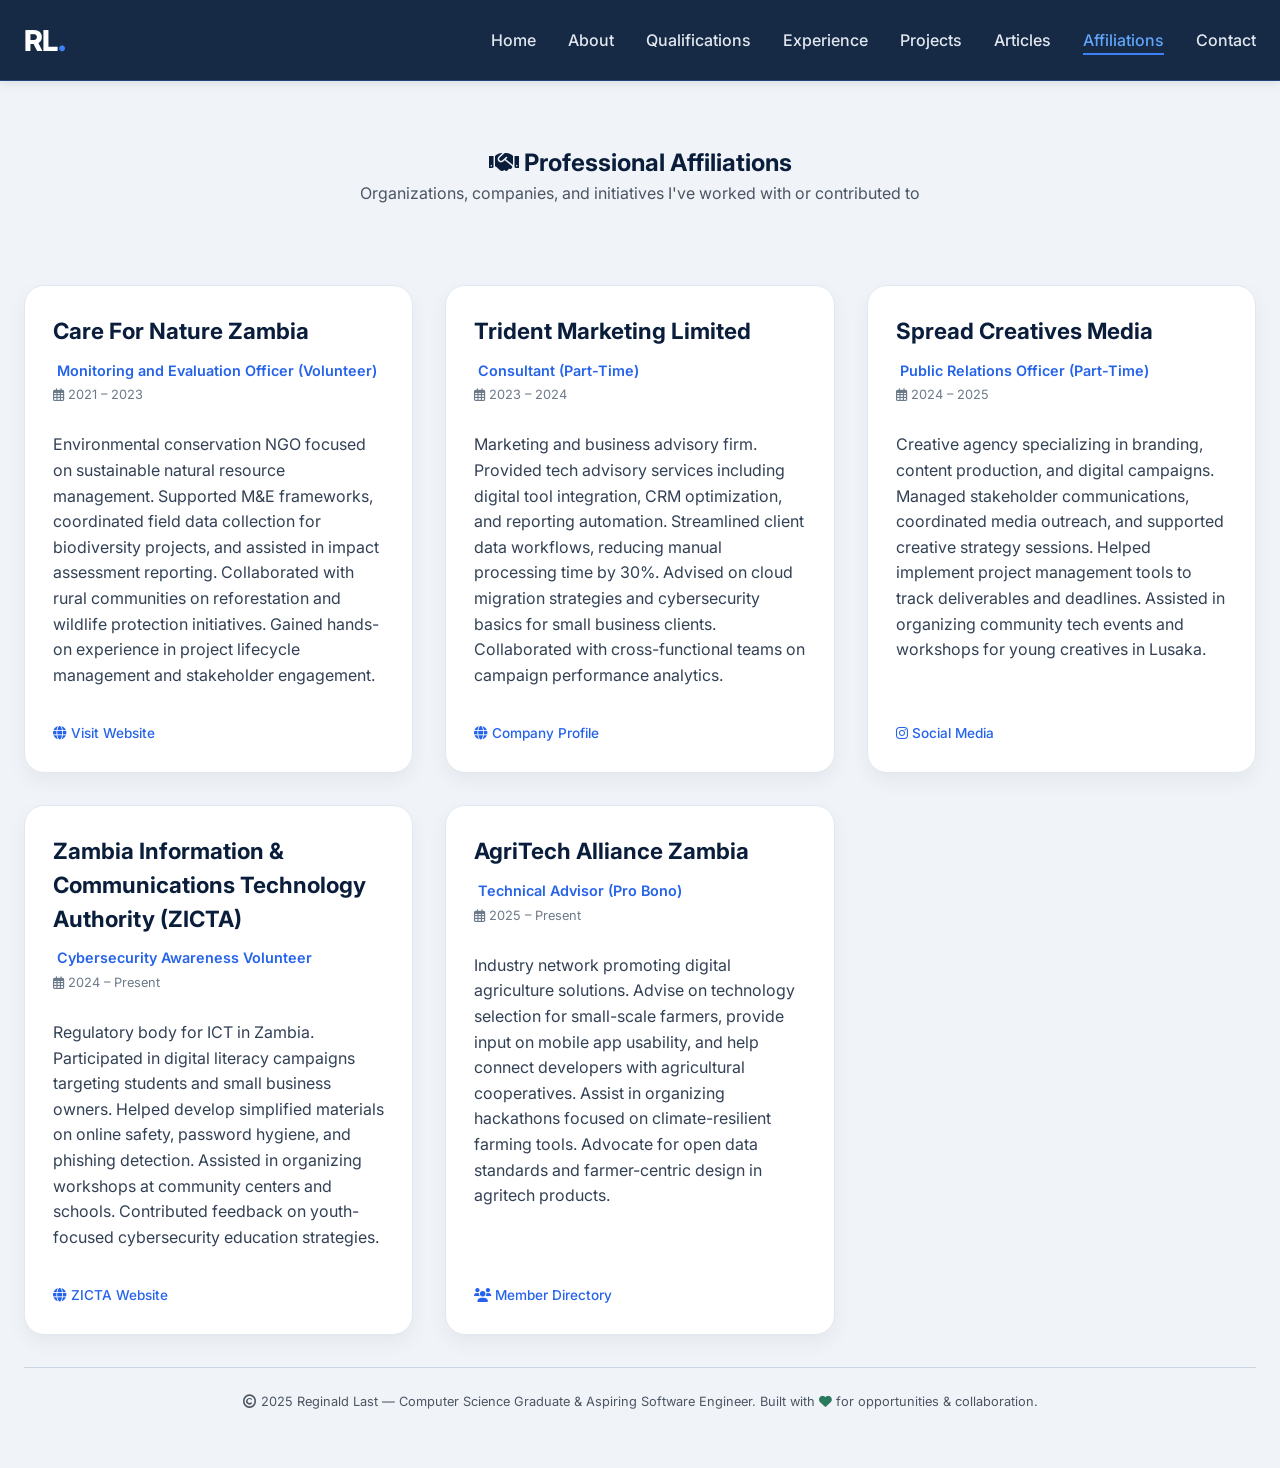
<file: affiliations.html>
<!DOCTYPE html>
<html lang="en">
<head>
  <meta charset="UTF-8">
  <meta name="viewport" content="width=device-width, initial-scale=1.0, user-scalable=yes">
  <meta name="description" content="Reginald Last - Professional Affiliations and Organizations">
  <title>Affiliations | Reginald Last</title>
  <link href="https://fonts.googleapis.com/css2?family=Inter:opsz,wght@14..32,300;400;600;700;800&display=swap" rel="stylesheet">
  <link rel="stylesheet" href="https://cdnjs.cloudflare.com/ajax/libs/font-awesome/6.0.0-beta3/css/all.min.css">
  <link rel="stylesheet" href="style.css">
</head>
<body>

  <nav class="navbar">
    <div class="nav-container">
      <div class="nav-logo">
        <a href="index.html">RL<span class="logo-dot">.</span></a>
      </div>
      <ul class="nav-menu">
        <li><a href="index.html#home" class="nav-link">Home</a></li>
        <li><a href="index.html#about" class="nav-link">About</a></li>
        <li><a href="index.html#qualifications" class="nav-link">Qualifications</a></li>
        <li><a href="index.html#experience" class="nav-link">Experience</a></li>
        <li><a href="projects.html" class="nav-link">Projects</a></li>
        <li><a href="articles.html" class="nav-link">Articles</a></li>
        <li><a href="affiliations.html" class="nav-link active">Affiliations</a></li>
        <li><a href="index.html#contact" class="nav-link">Contact</a></li>
      </ul>
      <div class="nav-toggle">
        <i class="fas fa-bars"></i>
      </div>
    </div>
  </nav>

  <div class="container">
    <section style="padding: 2rem 0 1rem;">
      <div class="section-header">
        <h1><i class="fas fa-handshake"></i> Professional Affiliations</h1>
        <p>Organizations, companies, and initiatives I've worked with or contributed to</p>
      </div>
    </section>

    <div class="affiliations-grid">
      <!-- Affiliation 1 -->
      <div class="affiliation-card">
        <div class="affiliation-company">Care For Nature Zambia</div>
        <div class="affiliation-role"><i class="fas fa-badge"></i> Monitoring and Evaluation Officer (Volunteer)</div>
        <div class="affiliation-period"><i class="far fa-calendar-alt"></i> 2021 – 2023</div>
        <div class="affiliation-description">
          Environmental conservation NGO focused on sustainable natural resource management. Supported M&E frameworks, coordinated field data collection for biodiversity projects, and assisted in impact assessment reporting. Collaborated with rural communities on reforestation and wildlife protection initiatives. Gained hands-on experience in project lifecycle management and stakeholder engagement.
        </div>
        <div class="affiliation-links">
          <a href="#" class="affiliation-link"><i class="fas fa-globe"></i> Visit Website</a>
        </div>
      </div>

      <!-- Affiliation 2 -->
      <div class="affiliation-card">
        <div class="affiliation-company">Trident Marketing Limited</div>
        <div class="affiliation-role"><i class="fas fa-badge"></i> Consultant (Part-Time)</div>
        <div class="affiliation-period"><i class="far fa-calendar-alt"></i> 2023 – 2024</div>
        <div class="affiliation-description">
          Marketing and business advisory firm. Provided tech advisory services including digital tool integration, CRM optimization, and reporting automation. Streamlined client data workflows, reducing manual processing time by 30%. Advised on cloud migration strategies and cybersecurity basics for small business clients. Collaborated with cross-functional teams on campaign performance analytics.
        </div>
        <div class="affiliation-links">
          <a href="#" class="affiliation-link"><i class="fas fa-globe"></i> Company Profile</a>
        </div>
      </div>

      <!-- Affiliation 3 -->
      <div class="affiliation-card">
        <div class="affiliation-company">Spread Creatives Media</div>
        <div class="affiliation-role"><i class="fas fa-badge"></i> Public Relations Officer (Part-Time)</div>
        <div class="affiliation-period"><i class="far fa-calendar-alt"></i> 2024 – 2025</div>
        <div class="affiliation-description">
          Creative agency specializing in branding, content production, and digital campaigns. Managed stakeholder communications, coordinated media outreach, and supported creative strategy sessions. Helped implement project management tools to track deliverables and deadlines. Assisted in organizing community tech events and workshops for young creatives in Lusaka.
        </div>
        <div class="affiliation-links">
          <a href="#" class="affiliation-link"><i class="fab fa-instagram"></i> Social Media</a>
        </div>
      </div>

      <!-- Affiliation 4 -->
      <div class="affiliation-card">
        <div class="affiliation-company">Zambia Information & Communications Technology Authority (ZICTA)</div>
        <div class="affiliation-role"><i class="fas fa-badge"></i> Cybersecurity Awareness Volunteer</div>
        <div class="affiliation-period"><i class="far fa-calendar-alt"></i> 2024 – Present</div>
        <div class="affiliation-description">
          Regulatory body for ICT in Zambia. Participated in digital literacy campaigns targeting students and small business owners. Helped develop simplified materials on online safety, password hygiene, and phishing detection. Assisted in organizing workshops at community centers and schools. Contributed feedback on youth-focused cybersecurity education strategies.
        </div>
        <div class="affiliation-links">
          <a href="#" class="affiliation-link"><i class="fas fa-globe"></i> ZICTA Website</a>
        </div>
      </div>

      <!-- Affiliation 5 -->
      <div class="affiliation-card">
        <div class="affiliation-company">AgriTech Alliance Zambia</div>
        <div class="affiliation-role"><i class="fas fa-badge"></i> Technical Advisor (Pro Bono)</div>
        <div class="affiliation-period"><i class="far fa-calendar-alt"></i> 2025 – Present</div>
        <div class="affiliation-description">
          Industry network promoting digital agriculture solutions. Advise on technology selection for small-scale farmers, provide input on mobile app usability, and help connect developers with agricultural cooperatives. Assist in organizing hackathons focused on climate-resilient farming tools. Advocate for open data standards and farmer-centric design in agritech products.
        </div>
        <div class="affiliation-links">
          <a href="#" class="affiliation-link"><i class="fas fa-users"></i> Member Directory</a>
        </div>
      </div>
    </div>

    <footer>
      <i class="far fa-copyright"></i> 2025 Reginald Last — Computer Science Graduate & Aspiring Software Engineer. Built with <i class="fas fa-heart" style="color:#2c7a5e;"></i> for opportunities & collaboration.
    </footer>
  </div>

  <script src="main.js"></script>
  <script>
    document.addEventListener('DOMContentLoaded', function() {
      const toggle = document.querySelector('.nav-toggle');
      const menu = document.querySelector('.nav-menu');
      if (toggle && menu) {
        toggle.addEventListener('click', () => menu.classList.toggle('active'));
      }
    });
  </script>
</body>
</html>
</file>
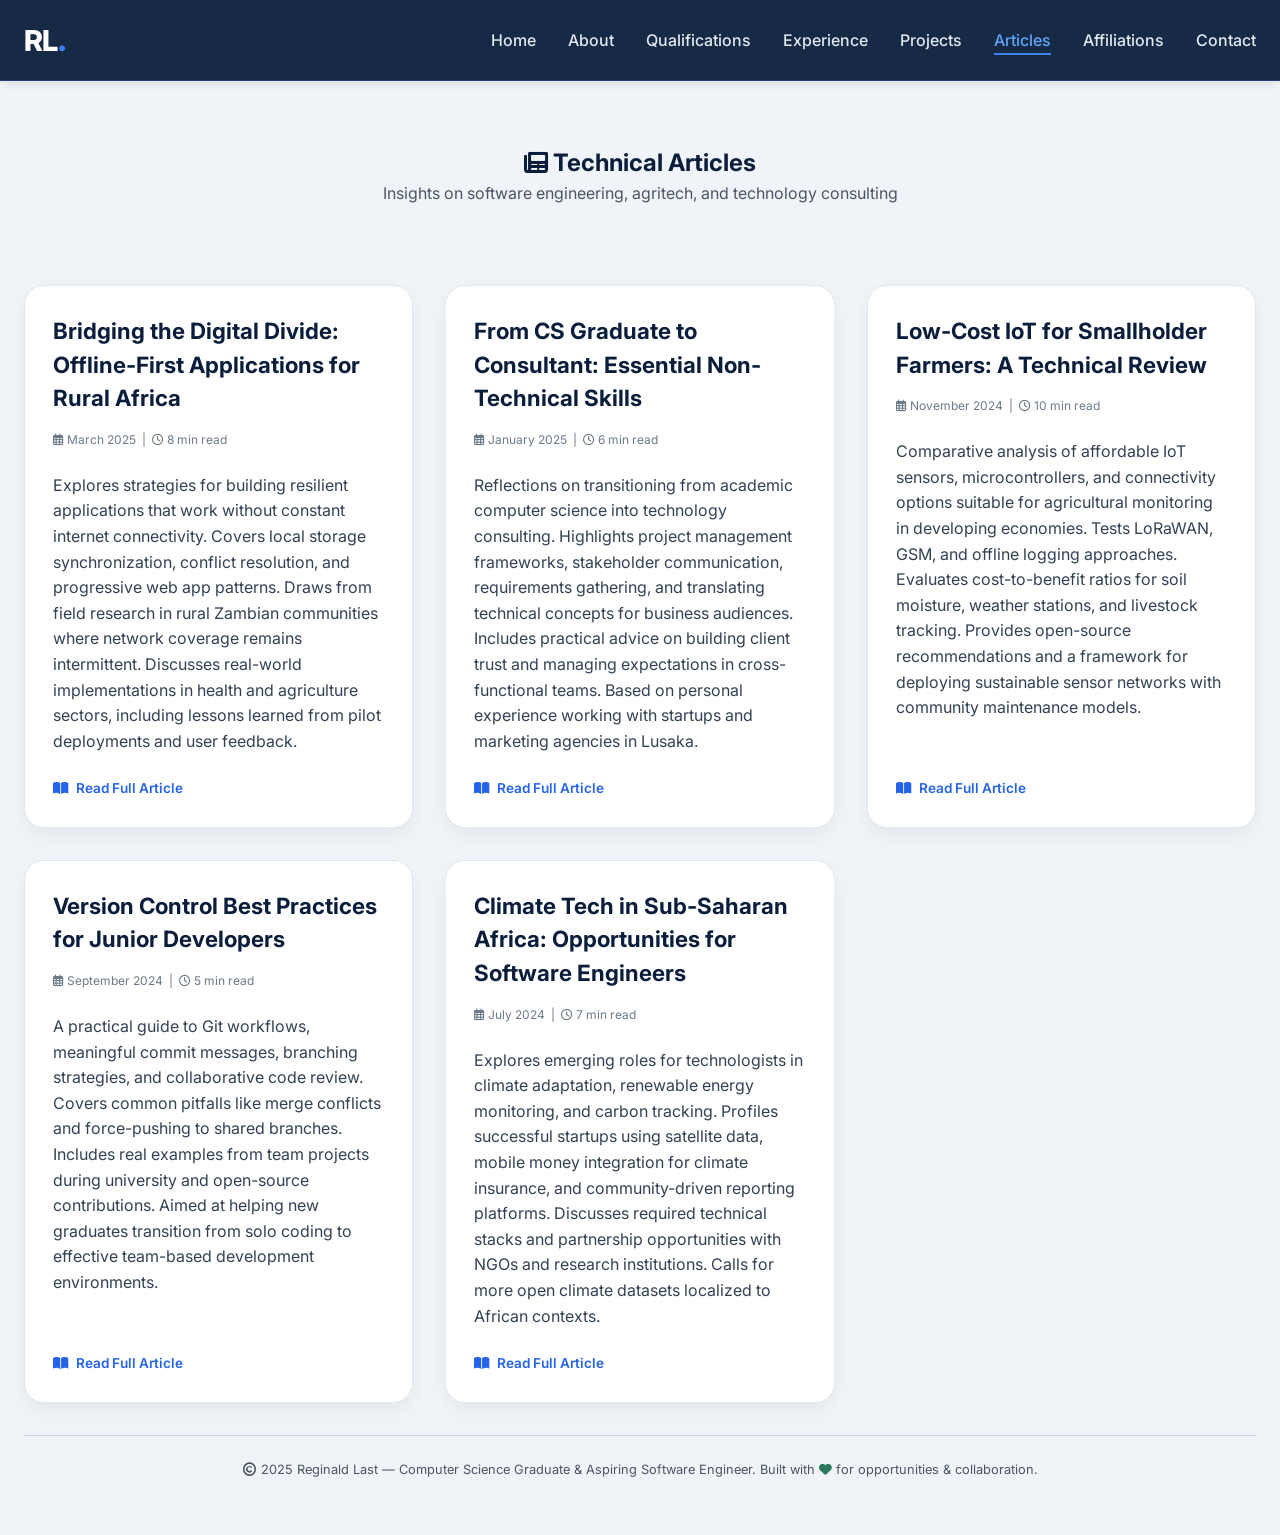
<file: articles.html>
<!DOCTYPE html>
<html lang="en">
<head>
  <meta charset="UTF-8">
  <meta name="viewport" content="width=device-width, initial-scale=1.0, user-scalable=yes">
  <meta name="description" content="Reginald Last - Technical Articles and Insights">
  <title>Articles | Reginald Last</title>
  <link href="https://fonts.googleapis.com/css2?family=Inter:opsz,wght@14..32,300;400;600;700;800&display=swap" rel="stylesheet">
  <link rel="stylesheet" href="https://cdnjs.cloudflare.com/ajax/libs/font-awesome/6.0.0-beta3/css/all.min.css">
  <link rel="stylesheet" href="style.css">
</head>
<body>

  <nav class="navbar">
    <div class="nav-container">
      <div class="nav-logo">
        <a href="index.html">RL<span class="logo-dot">.</span></a>
      </div>
      <ul class="nav-menu">
        <li><a href="index.html#home" class="nav-link">Home</a></li>
        <li><a href="index.html#about" class="nav-link">About</a></li>
        <li><a href="index.html#qualifications" class="nav-link">Qualifications</a></li>
        <li><a href="index.html#experience" class="nav-link">Experience</a></li>
        <li><a href="projects.html" class="nav-link">Projects</a></li>
        <li><a href="articles.html" class="nav-link active">Articles</a></li>
        <li><a href="affiliations.html" class="nav-link">Affiliations</a></li>
        <li><a href="index.html#contact" class="nav-link">Contact</a></li>
      </ul>
      <div class="nav-toggle">
        <i class="fas fa-bars"></i>
      </div>
    </div>
  </nav>

  <div class="container">
    <section style="padding: 2rem 0 1rem;">
      <div class="section-header">
        <h1><i class="fas fa-newspaper"></i> Technical Articles</h1>
        <p>Insights on software engineering, agritech, and technology consulting</p>
      </div>
    </section>

    <div class="articles-grid">
      <!-- Article 1 -->
      <div class="article-card">
        <div class="article-title">Bridging the Digital Divide: Offline-First Applications for Rural Africa</div>
        <div class="article-meta"><i class="far fa-calendar-alt"></i> March 2025 &nbsp;|&nbsp; <i class="far fa-clock"></i> 8 min read</div>
        <div class="article-summary">
          Explores strategies for building resilient applications that work without constant internet connectivity. Covers local storage synchronization, conflict resolution, and progressive web app patterns. Draws from field research in rural Zambian communities where network coverage remains intermittent. Discusses real-world implementations in health and agriculture sectors, including lessons learned from pilot deployments and user feedback.
        </div>
        <a href="#" class="btn-read-more"><i class="fas fa-book-open"></i> Read Full Article</a>
      </div>

      <!-- Article 2 -->
      <div class="article-card">
        <div class="article-title">From CS Graduate to Consultant: Essential Non-Technical Skills</div>
        <div class="article-meta"><i class="far fa-calendar-alt"></i> January 2025 &nbsp;|&nbsp; <i class="far fa-clock"></i> 6 min read</div>
        <div class="article-summary">
          Reflections on transitioning from academic computer science into technology consulting. Highlights project management frameworks, stakeholder communication, requirements gathering, and translating technical concepts for business audiences. Includes practical advice on building client trust and managing expectations in cross-functional teams. Based on personal experience working with startups and marketing agencies in Lusaka.
        </div>
        <a href="#" class="btn-read-more"><i class="fas fa-book-open"></i> Read Full Article</a>
      </div>

      <!-- Article 3 -->
      <div class="article-card">
        <div class="article-title">Low-Cost IoT for Smallholder Farmers: A Technical Review</div>
        <div class="article-meta"><i class="far fa-calendar-alt"></i> November 2024 &nbsp;|&nbsp; <i class="far fa-clock"></i> 10 min read</div>
        <div class="article-summary">
          Comparative analysis of affordable IoT sensors, microcontrollers, and connectivity options suitable for agricultural monitoring in developing economies. Tests LoRaWAN, GSM, and offline logging approaches. Evaluates cost-to-benefit ratios for soil moisture, weather stations, and livestock tracking. Provides open-source recommendations and a framework for deploying sustainable sensor networks with community maintenance models.
        </div>
        <a href="#" class="btn-read-more"><i class="fas fa-book-open"></i> Read Full Article</a>
      </div>

      <!-- Article 4 -->
      <div class="article-card">
        <div class="article-title">Version Control Best Practices for Junior Developers</div>
        <div class="article-meta"><i class="far fa-calendar-alt"></i> September 2024 &nbsp;|&nbsp; <i class="far fa-clock"></i> 5 min read</div>
        <div class="article-summary">
          A practical guide to Git workflows, meaningful commit messages, branching strategies, and collaborative code review. Covers common pitfalls like merge conflicts and force-pushing to shared branches. Includes real examples from team projects during university and open-source contributions. Aimed at helping new graduates transition from solo coding to effective team-based development environments.
        </div>
        <a href="#" class="btn-read-more"><i class="fas fa-book-open"></i> Read Full Article</a>
      </div>

      <!-- Article 5 -->
      <div class="article-card">
        <div class="article-title">Climate Tech in Sub-Saharan Africa: Opportunities for Software Engineers</div>
        <div class="article-meta"><i class="far fa-calendar-alt"></i> July 2024 &nbsp;|&nbsp; <i class="far fa-clock"></i> 7 min read</div>
        <div class="article-summary">
          Explores emerging roles for technologists in climate adaptation, renewable energy monitoring, and carbon tracking. Profiles successful startups using satellite data, mobile money integration for climate insurance, and community-driven reporting platforms. Discusses required technical stacks and partnership opportunities with NGOs and research institutions. Calls for more open climate datasets localized to African contexts.
        </div>
        <a href="#" class="btn-read-more"><i class="fas fa-book-open"></i> Read Full Article</a>
      </div>
    </div>

    <footer>
      <i class="far fa-copyright"></i> 2025 Reginald Last — Computer Science Graduate & Aspiring Software Engineer. Built with <i class="fas fa-heart" style="color:#2c7a5e;"></i> for opportunities & collaboration.
    </footer>
  </div>

  <script src="main.js"></script>
  <script>
    document.addEventListener('DOMContentLoaded', function() {
      const toggle = document.querySelector('.nav-toggle');
      const menu = document.querySelector('.nav-menu');
      if (toggle && menu) {
        toggle.addEventListener('click', () => menu.classList.toggle('active'));
      }
    });
  </script>
</body>
</html>
</file>
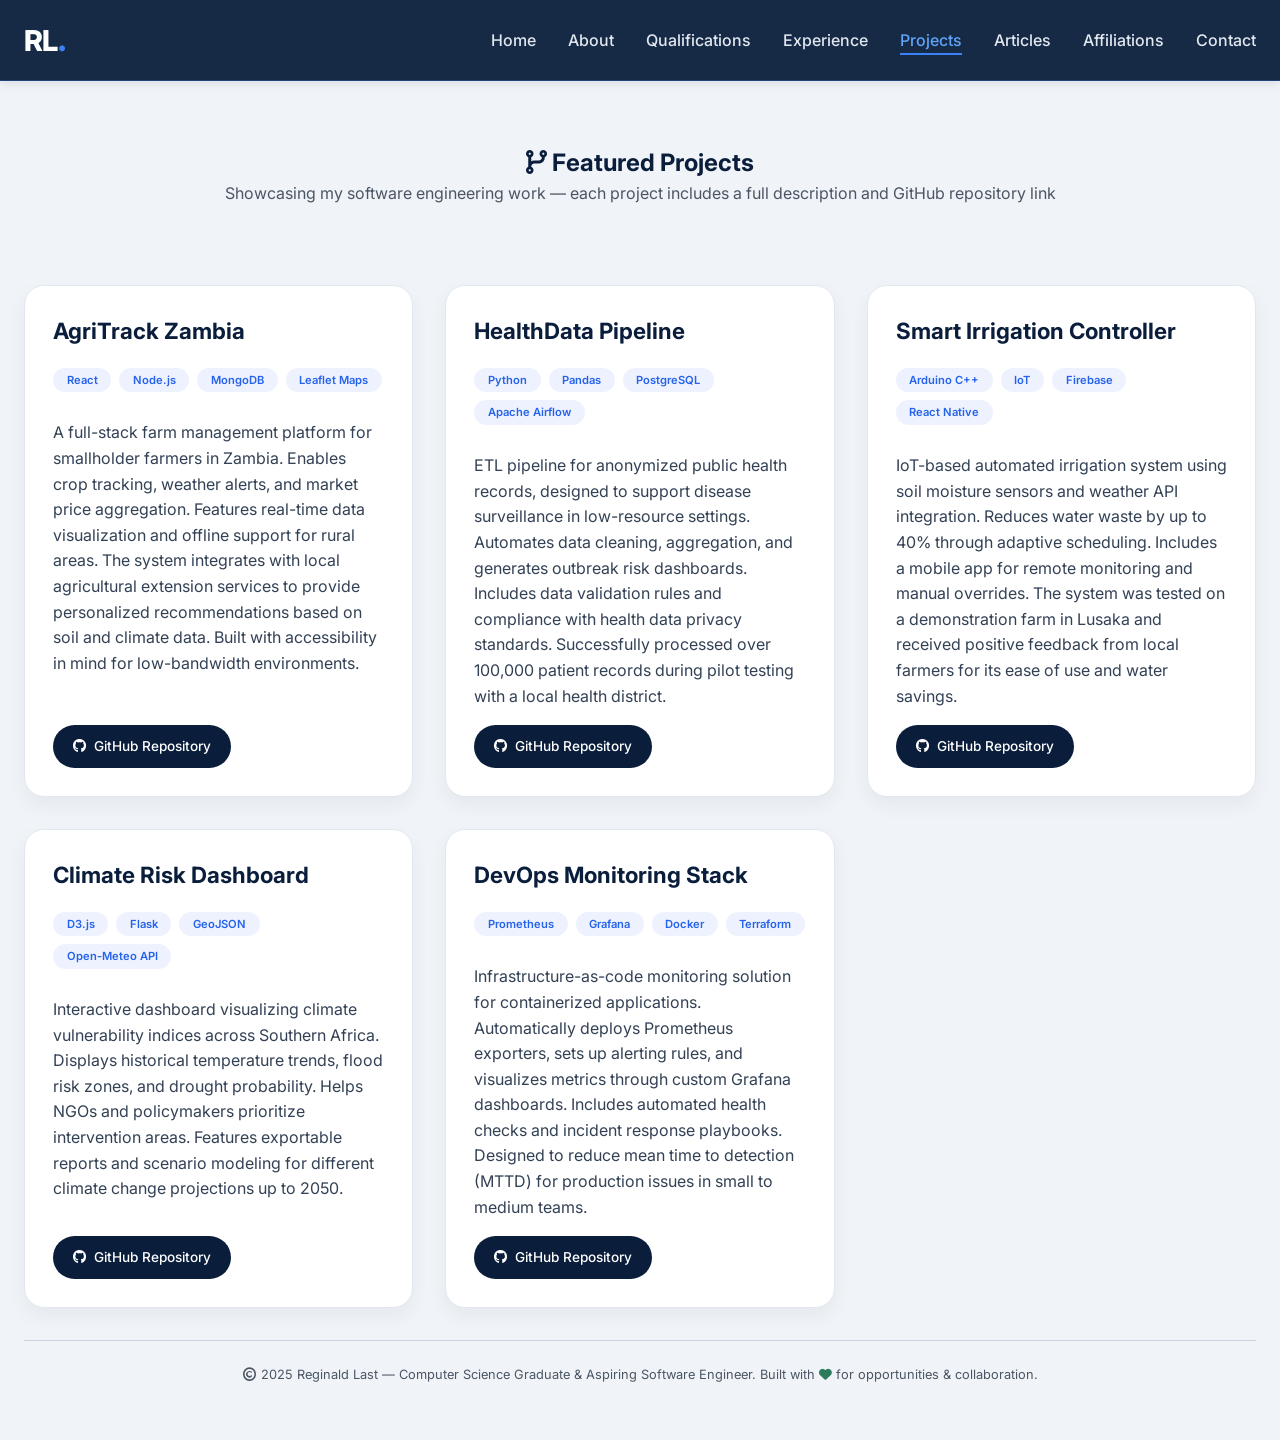
<file: projects.html>
<!DOCTYPE html>
<html lang="en">
<head>
  <meta charset="UTF-8">
  <meta name="viewport" content="width=device-width, initial-scale=1.0, user-scalable=yes">
  <meta name="description" content="Reginald Last - Software Engineering Projects Portfolio">
  <title>Projects | Reginald Last</title>
  <link href="https://fonts.googleapis.com/css2?family=Inter:opsz,wght@14..32,300;400;600;700;800&display=swap" rel="stylesheet">
  <link rel="stylesheet" href="https://cdnjs.cloudflare.com/ajax/libs/font-awesome/6.0.0-beta3/css/all.min.css">
  <link rel="stylesheet" href="style.css">
</head>
<body>

  <nav class="navbar">
    <div class="nav-container">
      <div class="nav-logo">
        <a href="index.html">RL<span class="logo-dot">.</span></a>
      </div>
      <ul class="nav-menu">
        <li><a href="index.html#home" class="nav-link">Home</a></li>
        <li><a href="index.html#about" class="nav-link">About</a></li>
        <li><a href="index.html#qualifications" class="nav-link">Qualifications</a></li>
        <li><a href="index.html#experience" class="nav-link">Experience</a></li>
        <li><a href="projects.html" class="nav-link active">Projects</a></li>
        <li><a href="articles.html" class="nav-link">Articles</a></li>
        <li><a href="affiliations.html" class="nav-link">Affiliations</a></li>
        <li><a href="index.html#contact" class="nav-link">Contact</a></li>
      </ul>
      <div class="nav-toggle">
        <i class="fas fa-bars"></i>
      </div>
    </div>
  </nav>

  <div class="container">
    <section style="padding: 2rem 0 1rem;">
      <div class="section-header">
        <h1><i class="fas fa-code-branch"></i> Featured Projects</h1>
        <p>Showcasing my software engineering work — each project includes a full description and GitHub repository link</p>
      </div>
    </section>

    <div class="projects-grid">
      <!-- Project 1 -->
      <div class="project-card">
        <div class="project-title">AgriTrack Zambia</div>
        <div class="project-tech">
          <span class="tech-badge">React</span>
          <span class="tech-badge">Node.js</span>
          <span class="tech-badge">MongoDB</span>
          <span class="tech-badge">Leaflet Maps</span>
        </div>
        <div class="project-description">
          A full-stack farm management platform for smallholder farmers in Zambia. Enables crop tracking, weather alerts, and market price aggregation. Features real-time data visualization and offline support for rural areas. The system integrates with local agricultural extension services to provide personalized recommendations based on soil and climate data. Built with accessibility in mind for low-bandwidth environments.
        </div>
        <a href="https://github.com/MR-LAST/AgriTrack-Zambia" target="_blank" rel="noopener noreferrer" class="btn-github">
          <i class="fab fa-github"></i> GitHub Repository
        </a>
      </div>

      <!-- Project 2 -->
      <div class="project-card">
        <div class="project-title">HealthData Pipeline</div>
        <div class="project-tech">
          <span class="tech-badge">Python</span>
          <span class="tech-badge">Pandas</span>
          <span class="tech-badge">PostgreSQL</span>
          <span class="tech-badge">Apache Airflow</span>
        </div>
        <div class="project-description">
          ETL pipeline for anonymized public health records, designed to support disease surveillance in low-resource settings. Automates data cleaning, aggregation, and generates outbreak risk dashboards. Includes data validation rules and compliance with health data privacy standards. Successfully processed over 100,000 patient records during pilot testing with a local health district.
        </div>
        <a href="https://github.com/MR-LAST/HealthData-Pipeline" target="_blank" rel="noopener noreferrer" class="btn-github">
          <i class="fab fa-github"></i> GitHub Repository
        </a>
      </div>

      <!-- Project 3 -->
      <div class="project-card">
        <div class="project-title">Smart Irrigation Controller</div>
        <div class="project-tech">
          <span class="tech-badge">Arduino C++</span>
          <span class="tech-badge">IoT</span>
          <span class="tech-badge">Firebase</span>
          <span class="tech-badge">React Native</span>
        </div>
        <div class="project-description">
          IoT-based automated irrigation system using soil moisture sensors and weather API integration. Reduces water waste by up to 40% through adaptive scheduling. Includes a mobile app for remote monitoring and manual overrides. The system was tested on a demonstration farm in Lusaka and received positive feedback from local farmers for its ease of use and water savings.
        </div>
        <a href="https://github.com/MR-LAST/Smart-Irrigation-Controller" target="_blank" rel="noopener noreferrer" class="btn-github">
          <i class="fab fa-github"></i> GitHub Repository
        </a>
      </div>

      <!-- Project 4 -->
      <div class="project-card">
        <div class="project-title">Climate Risk Dashboard</div>
        <div class="project-tech">
          <span class="tech-badge">D3.js</span>
          <span class="tech-badge">Flask</span>
          <span class="tech-badge">GeoJSON</span>
          <span class="tech-badge">Open-Meteo API</span>
        </div>
        <div class="project-description">
          Interactive dashboard visualizing climate vulnerability indices across Southern Africa. Displays historical temperature trends, flood risk zones, and drought probability. Helps NGOs and policymakers prioritize intervention areas. Features exportable reports and scenario modeling for different climate change projections up to 2050.
        </div>
        <a href="https://github.com/MR-LAST/Climate-Risk-Dashboard" target="_blank" rel="noopener noreferrer" class="btn-github">
          <i class="fab fa-github"></i> GitHub Repository
        </a>
      </div>

      <!-- Project 5 -->
      <div class="project-card">
        <div class="project-title">DevOps Monitoring Stack</div>
        <div class="project-tech">
          <span class="tech-badge">Prometheus</span>
          <span class="tech-badge">Grafana</span>
          <span class="tech-badge">Docker</span>
          <span class="tech-badge">Terraform</span>
        </div>
        <div class="project-description">
          Infrastructure-as-code monitoring solution for containerized applications. Automatically deploys Prometheus exporters, sets up alerting rules, and visualizes metrics through custom Grafana dashboards. Includes automated health checks and incident response playbooks. Designed to reduce mean time to detection (MTTD) for production issues in small to medium teams.
        </div>
        <a href="https://github.com/MR-LAST/DevOps-Monitoring-Stack" target="_blank" rel="noopener noreferrer" class="btn-github">
          <i class="fab fa-github"></i> GitHub Repository
        </a>
      </div>
    </div>

    <footer>
      <i class="far fa-copyright"></i> 2025 Reginald Last — Computer Science Graduate & Aspiring Software Engineer. Built with <i class="fas fa-heart" style="color:#2c7a5e;"></i> for opportunities & collaboration.
    </footer>
  </div>

  <script src="main.js"></script>
  <script>
    document.addEventListener('DOMContentLoaded', function() {
      const toggle = document.querySelector('.nav-toggle');
      const menu = document.querySelector('.nav-menu');
      if (toggle && menu) {
        toggle.addEventListener('click', () => menu.classList.toggle('active'));
      }
    });
  </script>
</body>
</html>
</file>
<file: style.css>
/* style.css - Complete Fixed Version */

* {
  margin: 0;
  padding: 0;
  box-sizing: border-box;
}

body {
  font-family: 'Inter', sans-serif;
  background: #f0f4f8;
  color: #0a1e3c;
  line-height: 1.5;
  scroll-behavior: smooth;
}

.container {
  max-width: 1280px;
  margin: 0 auto;
  padding: 2rem 1.5rem;
}

/* ==================== */
/* Navbar Styles */
/* ==================== */
.navbar {
  position: sticky;
  top: 0;
  background: rgba(10, 30, 60, 0.95);
  backdrop-filter: blur(10px);
  z-index: 1000;
  padding: 1rem 0;
  border-bottom: 1px solid rgba(59, 130, 246, 0.3);
  box-shadow: 0 2px 10px rgba(0, 0, 0, 0.1);
}

.nav-container {
  max-width: 1280px;
  margin: 0 auto;
  padding: 0 1.5rem;
  display: flex;
  justify-content: space-between;
  align-items: center;
}

.nav-logo a {
  font-size: 1.8rem;
  font-weight: 800;
  color: white;
  text-decoration: none;
  letter-spacing: -0.02em;
}

.logo-dot {
  color: #3b82f6;
  font-size: 2rem;
}

.nav-menu {
  display: flex;
  gap: 2rem;
  list-style: none;
  align-items: center;
}

.nav-link {
  color: #e2e8f0;
  text-decoration: none;
  font-weight: 500;
  transition: color 0.2s;
  position: relative;
}

.nav-link:hover {
  color: #60a5fa;
}

.nav-link.active {
  color: #60a5fa;
}

.nav-link.active::after {
  content: '';
  position: absolute;
  bottom: -5px;
  left: 0;
  right: 0;
  height: 2px;
  background: #3b82f6;
}

.nav-toggle {
  display: none;
  color: white;
  font-size: 1.5rem;
  cursor: pointer;
}

/* ==================== */
/* Dropdown Menu Styles */
/* ==================== */
.dropdown {
  position: relative;
}

.dropdown-toggle {
  display: flex;
  align-items: center;
  gap: 0.5rem;
  cursor: pointer;
}

.dropdown-toggle i {
  font-size: 0.75rem;
  transition: transform 0.2s ease;
}

.dropdown:hover .dropdown-toggle i,
.dropdown.active .dropdown-toggle i {
  transform: rotate(180deg);
}

.dropdown-menu {
  position: absolute;
  top: 100%;
  left: 0;
  background: #0a1e3c;
  min-width: 200px;
  border-radius: 0.75rem;
  padding: 0.5rem 0;
  list-style: none;
  opacity: 0;
  visibility: hidden;
  transform: translateY(-10px);
  transition: all 0.2s ease;
  box-shadow: 0 10px 25px -5px rgba(0, 0, 0, 0.2);
  border: 1px solid rgba(59, 130, 246, 0.3);
  z-index: 1000;
}

.dropdown:hover .dropdown-menu,
.dropdown.active .dropdown-menu {
  opacity: 1;
  visibility: visible;
  transform: translateY(0);
}

.dropdown-item {
  display: flex;
  align-items: center;
  gap: 0.75rem;
  padding: 0.6rem 1.25rem;
  color: #e2e8f0;
  text-decoration: none;
  font-size: 0.9rem;
  transition: all 0.2s;
}

.dropdown-item i {
  width: 1.25rem;
  font-size: 1rem;
  color: #60a5fa;
}

.dropdown-item:hover {
  background: rgba(59, 130, 246, 0.2);
  color: white;
  padding-left: 1.5rem;
}

/* ==================== */
/* Hero Section */
/* ==================== */
.hero {
  background: linear-gradient(135deg, #0a1e3c 0%, #1e3a5f 100%);
  color: white;
  border-radius: 2rem;
  padding: 2rem;
  margin-bottom: 2rem;
  box-shadow: 0 12px 30px rgba(0, 0, 0, 0.1);
}

.hero-main {
  display: flex;
  flex-wrap: wrap;
  justify-content: space-between;
  align-items: center;
  gap: 2rem;
}

.hero-text {
  flex: 2;
  min-width: 240px;
}

.hero-image-slot {
  flex: 1;
  min-width: 160px;
  text-align: center;
}

.hero-image-slot img {
  width: 100%;
  max-width: 200px;
  height: auto;
  aspect-ratio: 1 / 1;
  object-fit: cover;
  border-radius: 50%;
  border: 4px solid #3b82f6;
  box-shadow: 0 10px 25px -5px rgba(0, 0, 0, 0.2);
  background-color: #e2e8f0;
  transition: transform 0.2s ease;
}

.hero-image-slot img:hover {
  transform: scale(1.02);
}

.img-overlay-text {
  margin-top: 0.5rem;
  font-size: 0.85rem;
  font-weight: 500;
  color: #93c5fd;
  letter-spacing: 0.5px;
}

.hero h1 {
  font-size: 2.8rem;
  font-weight: 800;
  letter-spacing: -0.02em;
  margin-bottom: 0.5rem;
}

.hero-tag {
  font-size: 1.25rem;
  font-weight: 500;
  opacity: 0.9;
  margin-bottom: 1rem;
  border-left: 3px solid #3b82f6;
  padding-left: 1rem;
}

.hero-contact {
  display: flex;
  flex-wrap: wrap;
  gap: 1.5rem;
  margin: 1.5rem 0 1rem;
  font-size: 0.95rem;
}

.hero-contact a,
.hero-contact span {
  color: #e2e8f0;
  text-decoration: none;
  display: inline-flex;
  align-items: center;
  gap: 0.5rem;
  transition: color 0.2s;
}

.hero-contact a:hover {
  color: #93c5fd;
}

.btn-outline-light {
  border: 1px solid #93c5fd;
  border-radius: 40px;
  padding: 0.6rem 1.4rem;
  background: rgba(59, 130, 246, 0.1);
  font-weight: 600;
  display: inline-flex;
  align-items: center;
  gap: 0.6rem;
  transition: all 0.2s;
  cursor: pointer;
  font-family: 'Inter', sans-serif;
  font-size: 0.9rem;
  color: white;
}

.btn-outline-light:hover {
  background: #3b82f6;
  color: white;
  border-color: #3b82f6;
}

.button-group {
  margin-top: 1.2rem;
  display: flex;
  gap: 1rem;
  flex-wrap: wrap;
}

/* ==================== */
/* Two Column Layout */
/* ==================== */
.two-col {
  display: grid;
  grid-template-columns: 1fr 2.2fr;
  gap: 2rem;
}

/* ==================== */
/* Card Styles */
/* ==================== */
.card {
  background: white;
  border-radius: 1.5rem;
  padding: 1.6rem;
  box-shadow: 0 8px 20px rgba(0, 0, 0, 0.02), 0 2px 6px rgba(0, 0, 0, 0.05);
  margin-bottom: 2rem;
  border: 1px solid #e2e8f0;
  transition: transform 0.1s ease;
}

.card-title {
  font-size: 1.4rem;
  font-weight: 700;
  margin-bottom: 1.25rem;
  display: flex;
  align-items: center;
  gap: 0.6rem;
  border-left: 4px solid #3b82f6;
  padding-left: 0.9rem;
}

.card-title i {
  color: #3b82f6;
  font-size: 1.3rem;
}

.profile-margin {
  margin-top: 0.75rem;
}

/* ==================== */
/* Info List */
/* ==================== */
.info-list {
  list-style: none;
  margin-top: 0.5rem;
}

.info-list li {
  margin-bottom: 0.7rem;
  display: flex;
  align-items: baseline;
  gap: 0.8rem;
  flex-wrap: wrap;
}

.info-label {
  font-weight: 700;
  min-width: 100px;
  color: #1e3a5f;
}

.lang-badge {
  background: #dbeafe;
  padding: 0.2rem 0.8rem;
  border-radius: 30px;
  font-size: 0.8rem;
  font-weight: 500;
  display: inline-block;
  margin-right: 0.5rem;
  color: #1e40af;
}

.interest-tag {
  background: #dbeafe;
  color: #1e3a8a;
  padding: 0.3rem 1rem;
  border-radius: 40px;
  font-size: 0.8rem;
  font-weight: 500;
  display: inline-block;
  margin: 0.25rem 0.4rem 0.25rem 0;
}

.interest-tag i {
  margin-right: 0.3rem;
  font-size: 0.75rem;
}

/* ==================== */
/* Qualifications */
/* ==================== */
.qual-item {
  border-bottom: 1px solid #e9edf2;
  padding: 1rem 0;
  display: flex;
  flex-wrap: wrap;
  justify-content: space-between;
}

.qual-year {
  font-weight: 700;
  color: #2563eb;
  min-width: 100px;
}

.qual-desc {
  flex: 1;
  font-weight: 600;
}

.qual-institution {
  font-size: 0.85rem;
  color: #4b5563;
  margin-top: 0.2rem;
}

/* ==================== */
/* Certifications */
/* ==================== */
.cert-list {
  display: flex;
  flex-wrap: wrap;
  gap: 0.6rem;
  margin-top: 0.5rem;
}

.cert-badge {
  background: #eef2ff;
  border-radius: 30px;
  padding: 0.3rem 1rem;
  font-size: 0.75rem;
  font-weight: 500;
  color: #1e40af;
}

/* ==================== */
/* Experience */
/* ==================== */
.exp-item {
  margin-bottom: 1.4rem;
  border-left: 2px solid #bfdbfe;
  padding-left: 1rem;
}

.exp-title {
  font-weight: 700;
  font-size: 1rem;
  display: flex;
  justify-content: space-between;
  flex-wrap: wrap;
  margin-bottom: 0.3rem;
}

.exp-date {
  font-weight: 500;
  color: #2563eb;
  font-size: 0.85rem;
}

.tech-note {
  font-size: 0.85rem;
  background: #eff6ff;
  padding: 0.7rem;
  border-radius: 1rem;
  margin-top: 0.8rem;
  color: #1e3a8a;
}

/* ==================== */
/* Education */
/* ==================== */
.simple-list {
  margin-left: 1.2rem;
  color: #1e3a5f;
}

.simple-list li {
  margin-bottom: 0.5rem;
}

.competency-text {
  margin-top: 0.8rem;
  font-size: 0.85rem;
  color: #334155;
}

/* ==================== */
/* Projects, Articles, Affiliations Grids */
/* ==================== */
.projects-grid,
.articles-grid,
.affiliations-grid {
  display: grid;
  grid-template-columns: repeat(auto-fill, minmax(340px, 1fr));
  gap: 2rem;
  margin: 2rem 0;
}

.project-card,
.article-card,
.affiliation-card {
  background: white;
  border-radius: 1.25rem;
  padding: 1.75rem;
  box-shadow: 0 8px 20px rgba(0, 0, 0, 0.05);
  transition: transform 0.2s ease, box-shadow 0.2s;
  height: 100%;
  display: flex;
  flex-direction: column;
  border: 1px solid #e2e8f0;
}

.project-card:hover,
.article-card:hover,
.affiliation-card:hover {
  transform: translateY(-4px);
  box-shadow: 0 20px 30px -12px rgba(0, 0, 0, 0.12);
}

.project-title,
.article-title,
.affiliation-company {
  font-size: 1.4rem;
  font-weight: 700;
  color: #0a1e3c;
  margin-bottom: 0.5rem;
}

.project-tech {
  display: flex;
  flex-wrap: wrap;
  gap: 0.5rem;
  margin: 0.75rem 0;
}

.tech-badge {
  background: #eef2ff;
  padding: 0.25rem 0.85rem;
  border-radius: 2rem;
  font-size: 0.7rem;
  font-weight: 600;
  color: #2563eb;
}

.project-description,
.article-summary,
.affiliation-description {
  color: #334155;
  line-height: 1.6;
  margin: 1rem 0;
  flex: 1;
}

.btn-github {
  display: inline-flex;
  align-items: center;
  gap: 0.5rem;
  background: #0a1e3c;
  color: white;
  padding: 0.7rem 1.25rem;
  border-radius: 2rem;
  text-decoration: none;
  font-weight: 500;
  font-size: 0.85rem;
  transition: background 0.2s;
  width: fit-content;
}

.btn-github:hover {
  background: #2563eb;
}

.article-meta {
  font-size: 0.75rem;
  color: #6c7a8a;
  margin: 0.5rem 0;
}

.btn-read-more {
  display: inline-flex;
  align-items: center;
  gap: 0.5rem;
  color: #2563eb;
  text-decoration: none;
  font-weight: 600;
  margin-top: 0.5rem;
  font-size: 0.85rem;
}

.btn-read-more:hover {
  text-decoration: underline;
}

.affiliation-role {
  font-weight: 600;
  color: #2563eb;
  margin: 0.25rem 0;
  font-size: 0.9rem;
}

.affiliation-period {
  font-size: 0.8rem;
  color: #6c7a8a;
  margin-bottom: 0.75rem;
}

.affiliation-links {
  margin-top: 1rem;
}

.affiliation-link {
  color: #2563eb;
  text-decoration: none;
  font-weight: 500;
  font-size: 0.85rem;
}

.affiliation-link:hover {
  text-decoration: underline;
}

/* ==================== */
/* Page Headers */
/* ==================== */
.page-header {
  text-align: center;
  margin: 1rem 0 2rem;
}

.page-header h1 {
  font-size: 2.2rem;
  color: #0a1e3c;
  margin-bottom: 0.5rem;
}

.page-header p {
  color: #4b5563;
}

.section-header {
  text-align: center;
  margin-bottom: 2rem;
}

.section-header h2 {
  font-size: 2rem;
  color: #0a1e3c;
  margin-bottom: 0.5rem;
}

.section-header h2 i {
  color: #1877f2;
  margin-right: 0.5rem;
}

.section-header p {
  color: #4b5563;
}

/* ==================== */
/* Facebook Posts Section */
/* ==================== */
#facebook-posts {
  margin: 3rem 0;
}

.facebook-grid {
  display: grid;
  grid-template-columns: repeat(auto-fit, minmax(380px, 1fr));
  gap: 2rem;
  margin-top: 1.5rem;
}

.facebook-card {
  background: #ffffff;
  border-radius: 1rem;
  overflow: hidden;
  box-shadow: 0 4px 12px rgba(0, 0, 0, 0.1);
  transition: transform 0.2s, box-shadow 0.2s;
  display: flex;
  flex-direction: column;
}

.facebook-card:hover {
  transform: translateY(-5px);
  box-shadow: 0 8px 24px rgba(0, 0, 0, 0.15);
}

.facebook-embed-wrapper {
  width: 100%;
  min-height: 550px;
  background: #fff;
  border-radius: 1rem;
  overflow: hidden;
}

.facebook-embed-wrapper iframe {
  width: 100%;
  height: 550px;
  border: none;
  display: block;
}

.fb-note {
  text-align: center;
  font-size: 0.8rem;
  color: #6c7a8a;
  margin-top: 1.5rem;
}

/* ==================== */
/* Contact Section */
/* ==================== */
#contact {
  margin: 3rem 0 2rem;
}

.contact-footer {
  background: linear-gradient(135deg, #eff6ff 0%, #dbeafe 100%);
  border-radius: 2rem;
  padding: 3rem 2rem;
  text-align: center;
}

.contact-footer h2 {
  font-size: 1.8rem;
  color: #0a1e3c;
  margin-bottom: 0.5rem;
}

.contact-footer p {
  color: #1e3a8a;
  margin-bottom: 1.5rem;
}

.contact-buttons {
  display: flex;
  gap: 1rem;
  justify-content: center;
  flex-wrap: wrap;
}

.contact-btn {
  padding: 0.8rem 1.8rem;
  border-radius: 40px;
  text-decoration: none;
  font-weight: 600;
  transition: all 0.2s;
  display: inline-flex;
  align-items: center;
  gap: 0.5rem;
}

.email-btn {
  background: #2563eb;
  color: white;
}

.email-btn:hover {
  background: #1d4ed8;
  transform: translateY(-2px);
}

.linkedin-btn {
  background: #0077b5;
  color: white;
}

.linkedin-btn:hover {
  background: #005582;
  transform: translateY(-2px);
}

.github-btn {
  background: #24292e;
  color: white;
}

.github-btn:hover {
  background: #3a3f44;
  transform: translateY(-2px);
}

/* ==================== */
/* Footer */
/* ==================== */
footer {
  text-align: center;
  margin-top: 1.5rem;
  padding: 1.5rem;
  border-top: 1px solid #cbd5e1;
  color: #4b5563;
  font-size: 0.8rem;
}

/* ==================== */
/* Toast Message */
/* ==================== */
.custom-toast-message {
  position: fixed;
  bottom: 30px;
  left: 50%;
  transform: translateX(-50%);
  background: #0a1e3c;
  color: white;
  padding: 12px 24px;
  border-radius: 40px;
  font-size: 0.9rem;
  font-weight: 500;
  z-index: 9999;
  box-shadow: 0 4px 12px rgba(0, 0, 0, 0.15);
  font-family: 'Inter', sans-serif;
  pointer-events: none;
  animation: fadeInUp 0.3s ease;
}

@keyframes fadeInUp {
  from {
    opacity: 0;
    transform: translateX(-50%) translateY(10px);
  }
  to {
    opacity: 1;
    transform: translateX(-50%) translateY(0);
  }
}

/* ==================== */
/* Responsive Styles */
/* ==================== */
@media (max-width: 880px) {
  .two-col {
    grid-template-columns: 1fr;
    gap: 1rem;
  }
  
  .hero h1 {
    font-size: 2rem;
  }
  
  .hero-main {
    flex-direction: column;
    text-align: center;
  }
  
  .hero-text {
    text-align: center;
  }
  
  .hero-tag {
    border-left: none;
    border-top: 3px solid #3b82f6;
    padding-top: 0.5rem;
    padding-left: 0;
  }
  
  .hero-contact {
    justify-content: center;
  }
  
  .button-group {
    justify-content: center;
  }
  
  .card-title {
    font-size: 1.25rem;
  }
}

@media (max-width: 768px) {
  .nav-toggle {
    display: block;
  }
  
  .nav-menu {
    position: fixed;
    top: 70px;
    left: -100%;
    flex-direction: column;
    background: #0a1e3c;
    width: 100%;
    text-align: center;
    transition: 0.3s;
    padding: 2rem 0;
    gap: 1.5rem;
    box-shadow: 0 10px 20px rgba(0, 0, 0, 0.2);
  }
  
  .nav-menu.active {
    left: 0;
  }
  
  /* Mobile Dropdown */
  .dropdown {
    width: 100%;
  }
  
  .dropdown-menu {
    position: static;
    background: rgba(10, 30, 60, 0.8);
    box-shadow: none;
    border: none;
    opacity: 1;
    visibility: visible;
    transform: none;
    display: none;
    margin-top: 0.5rem;
    padding-left: 1rem;
    transition: none;
  }
  
  .dropdown.active .dropdown-menu {
    display: block;
  }
  
  .dropdown-toggle {
    justify-content: space-between;
    width: 100%;
  }
  
  .dropdown-item {
    padding: 0.5rem 1rem;
    padding-left: 2rem;
  }
  
  .dropdown-item i {
    width: 1.25rem;
  }
  
  .facebook-grid {
    grid-template-columns: 1fr;
  }
  
  .facebook-embed-wrapper iframe {
    height: 480px;
  }
  
  .contact-buttons {
    flex-direction: column;
    align-items: center;
  }
  
  .contact-btn {
    width: 80%;
    justify-content: center;
  }
  
  .projects-grid,
  .articles-grid,
  .affiliations-grid {
    grid-template-columns: 1fr;
    gap: 1.5rem;
  }
  
  .page-header h1 {
    font-size: 1.8rem;
  }
}

@media (max-width: 480px) {
  .container {
    padding: 1rem;
  }
  
  .hero {
    padding: 1.5rem;
  }
  
  .card {
    padding: 1.2rem;
  }
  
  .qual-year {
    min-width: 80px;
  }
  
  .facebook-embed-wrapper iframe {
    height: 420px;
  }
}
</file>
